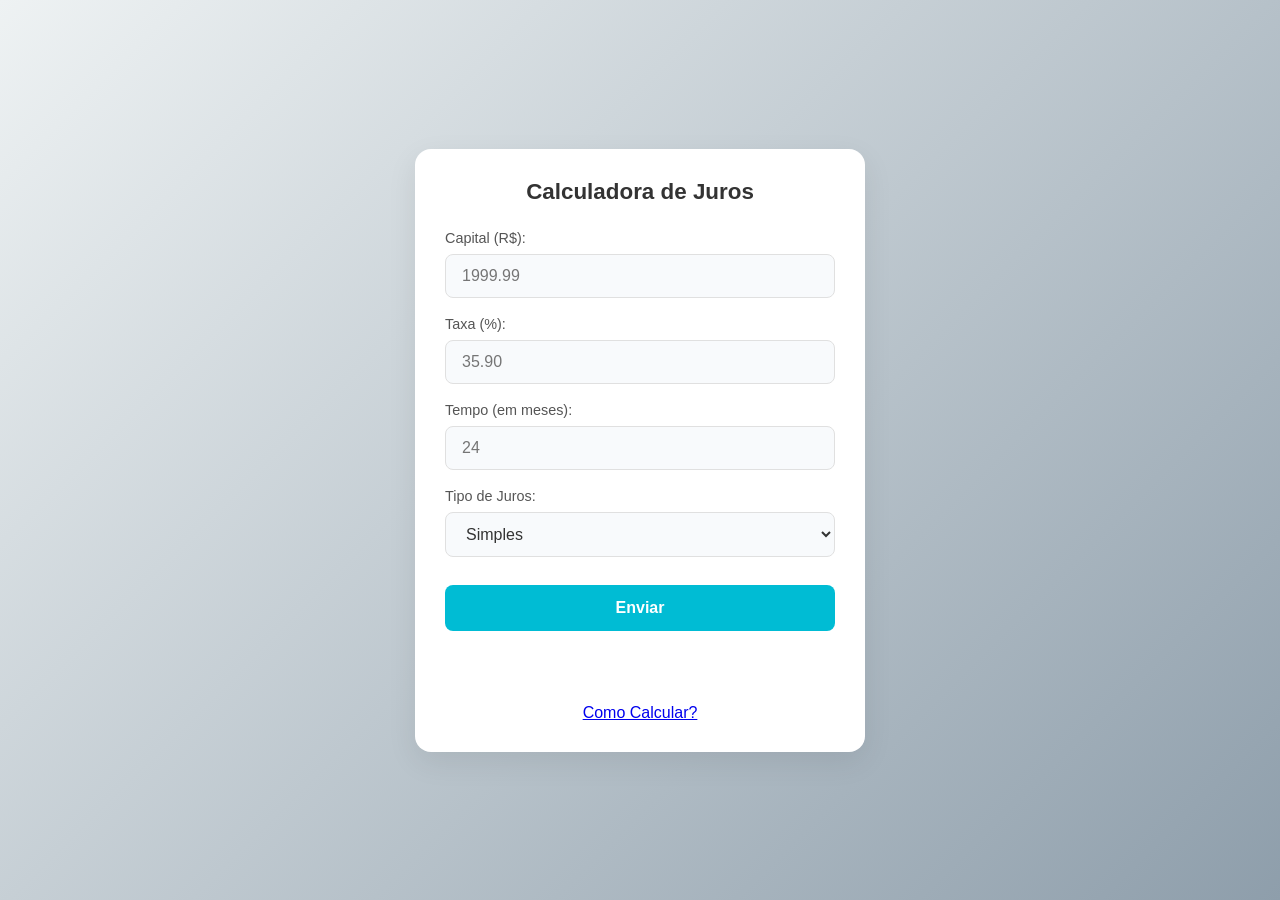
<file: index.html>
<!doctype html>
<html lang="pt-br">
  <head>
    <meta charset="UTF-8" />
    <meta name="viewport" content="width=device-width, initial-scale=1.0" />
    <link rel="stylesheet" href="style.css" />
    <title>Calculadora de Juros Simples e Compostos</title>
  </head>
  <body>
    <div class="container">
      <h1>Calculadora de Juros</h1>

      <form action="">
        <div class="input-group">
          <label for="capital">Capital (R$):</label>
          <input
            type="number"
            placeholder="1999.99"
            step="0.01"
            name="capital"
            id="capital"
          />
        </div>

        <div class="input-group">
          <label for="taxa">Taxa (%):</label>
          <input
            type="number"
            placeholder="35.90"
            step="0.01"
            name="taxa"
            id="taxa"
          />
        </div>

        <div class="input-group">
          <label for="tempo">Tempo (em meses):</label>
          <input type="number" placeholder="24" name="tempo" id="tempo" />
        </div>

        <div class="input-group">
          <label for="tiposDeTaxa">Tipo de Juros:</label>
          <select name="tiposDeTaxa" id="tiposDeTaxa">
            <option value="1">Simples</option>
            <option value="2">Composto</option>
          </select>
        </div>

        <button onclick="calcular()">Enviar</button>
      </form>

      <h2 id="resultado"></h2> <br>

      <a href="./index2.html" style="text-align: center;"><p>Como Calcular?</p></a>
    </div>

    <script type="module" src="./script.js"></script>
  </body>
</html>
</file>
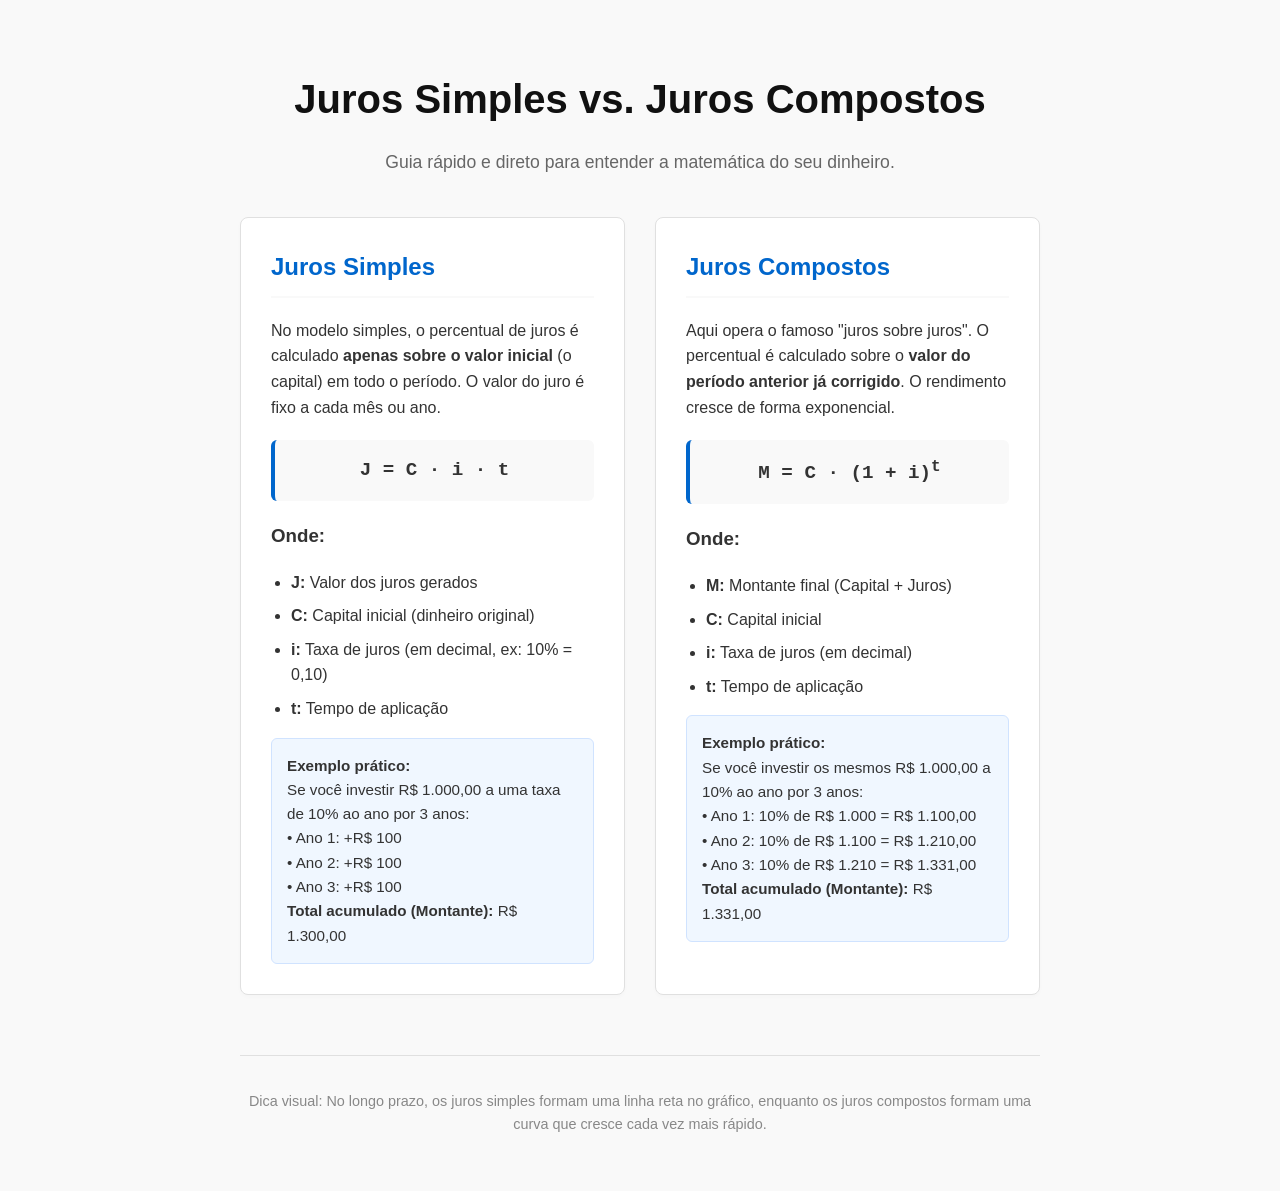
<file: index2.html>
<!doctype html>
<html lang="pt-BR">
  <head>
    <meta charset="UTF-8" />
    <meta name="viewport" content="width=device-width, initial-scale=1.0" />
    <title>Entendendo Juros Simples e Compostos</title>
    <style>
      :root {
        --bg-color: #f9f9f9;
        --card-bg: #ffffff;
        --text-color: #333333;
        --accent-color: #0066cc;
        --border-color: #e0e0e0;
      }

      body {
        font-family:
          -apple-system, BlinkMacSystemFont, "Segoe UI", Roboto, Helvetica,
          Arial, sans-serif;
        line-height: 1.6;
        background-color: var(--bg-color);
        color: var(--text-color);
        margin: 0;
        padding: 40px 20px;
      }

      .container {
        max-width: 800px;
        margin: 0 auto;
      }

      header {
        text-align: center;
        margin-bottom: 40px;
      }

      h1 {
        font-size: 2.5rem;
        font-weight: 700;
        margin-bottom: 10px;
        color: #111;
      }

      p.subtitle {
        font-size: 1.1rem;
        color: #666;
      }

      .grid {
        display: grid;
        grid-template-columns: 1fr;
        gap: 30px;
        margin-bottom: 40px;
      }

      @media (min-width: 768px) {
        .grid {
          grid-template-columns: 1fr 1fr;
        }
      }

      .card {
        background: var(--card-bg);
        border: 1px solid var(--border-color);
        border-radius: 8px;
        padding: 30px;
        box-shadow: 0 2px 4px rgba(0, 0, 0, 0.02);
      }

      h2 {
        font-size: 1.5rem;
        margin-top: 0;
        color: var(--accent-color);
        border-bottom: 2px solid var(--bg-color);
        padding-bottom: 10px;
      }

      .formula {
        background-color: var(--bg-color);
        padding: 15px;
        border-radius: 6px;
        font-family: "Courier New", Courier, monospace;
        font-size: 1.2rem;
        font-weight: bold;
        text-align: center;
        margin: 20px 0;
        border-left: 4px solid var(--accent-color);
      }

      ul {
        padding-left: 20px;
      }

      li {
        margin-bottom: 8px;
      }

      .exemplo {
        background-color: #f0f7ff;
        border-radius: 6px;
        padding: 15px;
        font-size: 0.95rem;
        border: 1px solid #d0e3ff;
      }

      footer {
        text-align: center;
        font-size: 0.9rem;
        color: #888;
        margin-top: 60px;
        border-top: 1px solid var(--border-color);
        padding-top: 20px;
      }
    </style>
  </head>
  <body>
    <div class="container">
      <header>
        <h1>Juros Simples vs. Juros Compostos</h1>
        <p class="subtitle">
          Guia rápido e direto para entender a matemática do seu dinheiro.
        </p>
      </header>

      <main class="grid">
        <section class="card">
          <h2>Juros Simples</h2>
          <p>
            No modelo simples, o percentual de juros é calculado
            <strong>apenas sobre o valor inicial</strong> (o capital) em todo o
            período. O valor do juro é fixo a cada mês ou ano.
          </p>

          <div class="formula">J = C · i · t</div>

          <h3>Onde:</h3>
          <ul>
            <li><strong>J:</strong> Valor dos juros gerados</li>
            <li><strong>C:</strong> Capital inicial (dinheiro original)</li>
            <li>
              <strong>i:</strong> Taxa de juros (em decimal, ex: 10% = 0,10)
            </li>
            <li><strong>t:</strong> Tempo de aplicação</li>
          </ul>

          <div class="exemplo">
            <strong>Exemplo prático:</strong><br />
            Se você investir R$ 1.000,00 a uma taxa de 10% ao ano por 3 anos:<br />
            • Ano 1: +R$ 100<br />
            • Ano 2: +R$ 100<br />
            • Ano 3: +R$ 100<br />
            <strong>Total acumulado (Montante):</strong> R$ 1.300,00
          </div>
        </section>

        <section class="card">
          <h2>Juros Compostos</h2>
          <p>
            Aqui opera o famoso "juros sobre juros". O percentual é calculado
            sobre o <strong>valor do período anterior já corrigido</strong>. O
            rendimento cresce de forma exponencial.
          </p>

          <div class="formula">M = C · (1 + i)<sup>t</sup></div>

          <h3>Onde:</h3>
          <ul>
            <li><strong>M:</strong> Montante final (Capital + Juros)</li>
            <li><strong>C:</strong> Capital inicial</li>
            <li><strong>i:</strong> Taxa de juros (em decimal)</li>
            <li><strong>t:</strong> Tempo de aplicação</li>
          </ul>

          <div class="exemplo">
            <strong>Exemplo prático:</strong><br />
            Se você investir os mesmos R$ 1.000,00 a 10% ao ano por 3 anos:<br />
            • Ano 1: 10% de R$ 1.000 = R$ 1.100,00<br />
            • Ano 2: 10% de R$ 1.100 = R$ 1.210,00<br />
            • Ano 3: 10% de R$ 1.210 = R$ 1.331,00<br />
            <strong>Total acumulado (Montante):</strong> R$ 1.331,00
          </div>
        </section>
      </main>

      <footer>
        <p>
          Dica visual: No longo prazo, os juros simples formam uma linha reta no
          gráfico, enquanto os juros compostos formam uma curva que cresce cada
          vez mais rápido.
        </p>
      </footer>
    </div>
  </body>
</html>
</file>
<file: style.css>
/* Reset básico para garantir consistência entre navegadores */
* {
  margin: 0;
  padding: 0;
  box-sizing: border-box;
  font-family: "Segoe UI", Tahoma, Geneva, Verdana, sans-serif;
}

body {
  /* Substitua o background-color anterior por este: */
  background: linear-gradient(135deg, #eef2f3 0%, #8e9eab 100%);
  display: flex;
  justify-content: center;
  align-items: center;
  min-height: 100vh;
  padding: 20px;
}
/* Card Centralizado */
.container {
  background-color: #ffffff;
  width: 100%;
  max-width: 450px;
  padding: 30px;
  border-radius: 16px;
  box-shadow: 0 10px 30px rgba(0, 0, 0, 0.08);
}

h1 {
  font-size: 1.4rem;
  color: #333333;
  text-align: center;
  margin-bottom: 25px;
  font-weight: 600;
}

/* Estrutura do Formulário */
form {
  display: flex;
  flex-direction: column;
  gap: 18px;
}

.input-group {
  display: flex;
  flex-direction: column;
  gap: 8px;
}

label {
  font-size: 0.9rem;
  color: #555555;
  font-weight: 500;
}

/* Estilização dos Inputs e Select */
input[type="number"],
select {
  width: 100%;
  padding: 12px 16px;
  border: 1px solid #e0e0e0;
  border-radius: 8px;
  background-color: #f8fafc;
  font-size: 1rem;
  color: #333333;
  transition: all 0.3s ease;
  outline: none;
}

input[type="number"]:focus,
select:focus {
  border-color: #00bcd4;
  background-color: #ffffff;
  box-shadow: 0 0 0 3px rgba(0, 188, 212, 0.15);
}

/* Botão Enviar */
button {
  background-color: #00bcd4;
  color: white;
  border: none;
  padding: 14px;
  border-radius: 8px;
  font-size: 1rem;
  font-weight: 600;
  cursor: pointer;
  transition:
    background-color 0.2s ease,
    transform 0.1s ease;
  margin-top: 10px;
}

button:hover {
  background-color: #00acc1;
}

button:active {
  transform: scale(0.98);
}

/* Área de Resultado */
#resultado {
  margin-top: 25px;
  padding: 15px;
  border-radius: 8px;
  font-size: 1rem;
  text-align: center;
  line-height: 1.5;
  transition: all 0.3s ease;
}

/* Quando o resultado tiver texto (estilo dinâmico via JS ou CSS padrão) */
#resultado:not(:empty) {
  background-color: #f0fdfa;
  border: 1px solid #ccfbf1;
  color: #0f766e;
}
</file>
